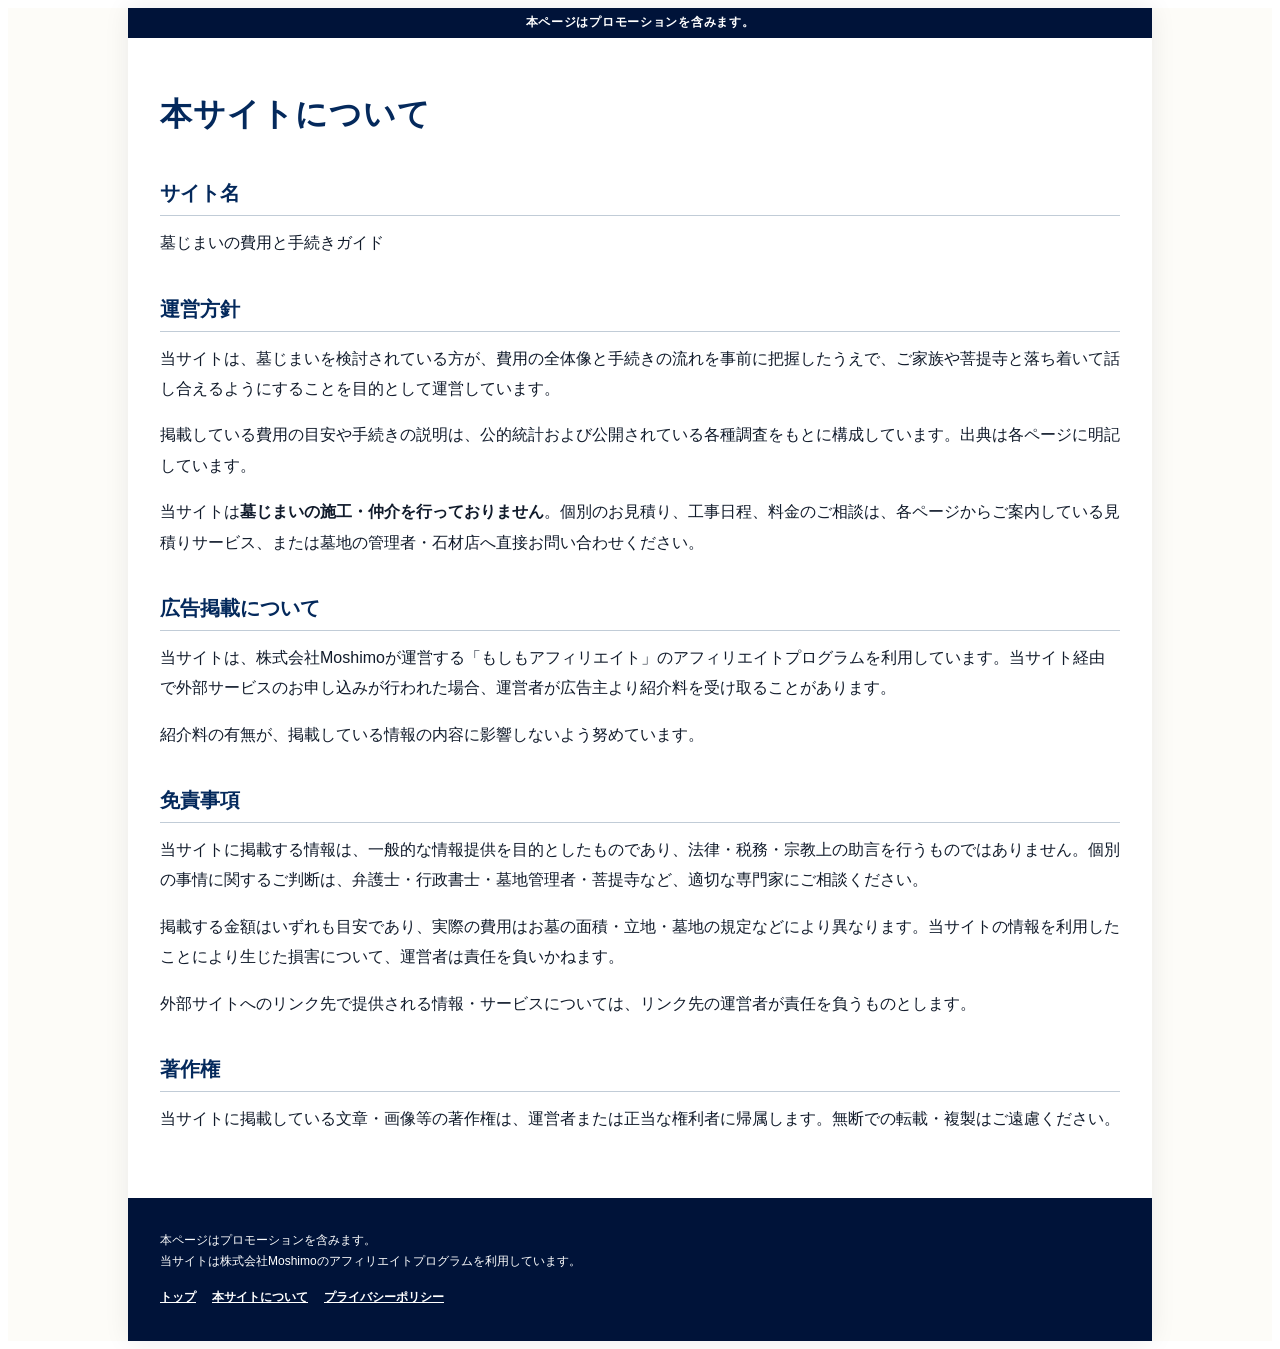
<file: about/index.html>
<!doctype html>
<html class="haka-html" lang="ja">
  <head>
    <link rel="stylesheet" href="/styles/haka-jimai.css" />
    <meta charset="utf-8" />
    <meta name="viewport" content="width=device-width, initial-scale=1" />
    <meta name="robots" content="noindex" />
    <title>本サイトについて｜墓じまいの費用と手続きガイド</title>
    <meta name="description" content="当サイトの運営方針、広告掲載、免責事項についてご案内します。" />
  </head>
  <body class="haka-body">
    <main class="haka-page">
      <div class="haka-shell">
        <p class="haka-promote">本ページはプロモーションを含みます。</p>
        <article class="doc-page">
          <h1>本サイトについて</h1>

          <h2>サイト名</h2>
          <p>墓じまいの費用と手続きガイド</p>

          <h2>運営方針</h2>
          <p>当サイトは、墓じまいを検討されている方が、費用の全体像と手続きの流れを事前に把握したうえで、ご家族や菩提寺と落ち着いて話し合えるようにすることを目的として運営しています。</p>
          <p>掲載している費用の目安や手続きの説明は、公的統計および公開されている各種調査をもとに構成しています。出典は各ページに明記しています。</p>
          <p>当サイトは<strong>墓じまいの施工・仲介を行っておりません</strong>。個別のお見積り、工事日程、料金のご相談は、各ページからご案内している見積りサービス、または墓地の管理者・石材店へ直接お問い合わせください。</p>

          <h2>広告掲載について</h2>
          <p>当サイトは、株式会社Moshimoが運営する「もしもアフィリエイト」のアフィリエイトプログラムを利用しています。当サイト経由で外部サービスのお申し込みが行われた場合、運営者が広告主より紹介料を受け取ることがあります。</p>
          <p>紹介料の有無が、掲載している情報の内容に影響しないよう努めています。</p>

          <h2>免責事項</h2>
          <p>当サイトに掲載する情報は、一般的な情報提供を目的としたものであり、法律・税務・宗教上の助言を行うものではありません。個別の事情に関するご判断は、弁護士・行政書士・墓地管理者・菩提寺など、適切な専門家にご相談ください。</p>
          <p>掲載する金額はいずれも目安であり、実際の費用はお墓の面積・立地・墓地の規定などにより異なります。当サイトの情報を利用したことにより生じた損害について、運営者は責任を負いかねます。</p>
          <p>外部サイトへのリンク先で提供される情報・サービスについては、リンク先の運営者が責任を負うものとします。</p>

          <h2>著作権</h2>
          <p>当サイトに掲載している文章・画像等の著作権は、運営者または正当な権利者に帰属します。無断での転載・複製はご遠慮ください。</p>
        </article>

        <footer class="footer">
          <p>本ページはプロモーションを含みます。<br />当サイトは株式会社Moshimoのアフィリエイトプログラムを利用しています。</p>
          <nav aria-label="フッターナビゲーション"><a href="/">トップ</a><a href="/about/">本サイトについて</a><a href="/privacy/">プライバシーポリシー</a></nav>
        </footer>
      </div>
    </main>
  </body>
</html>
</file>
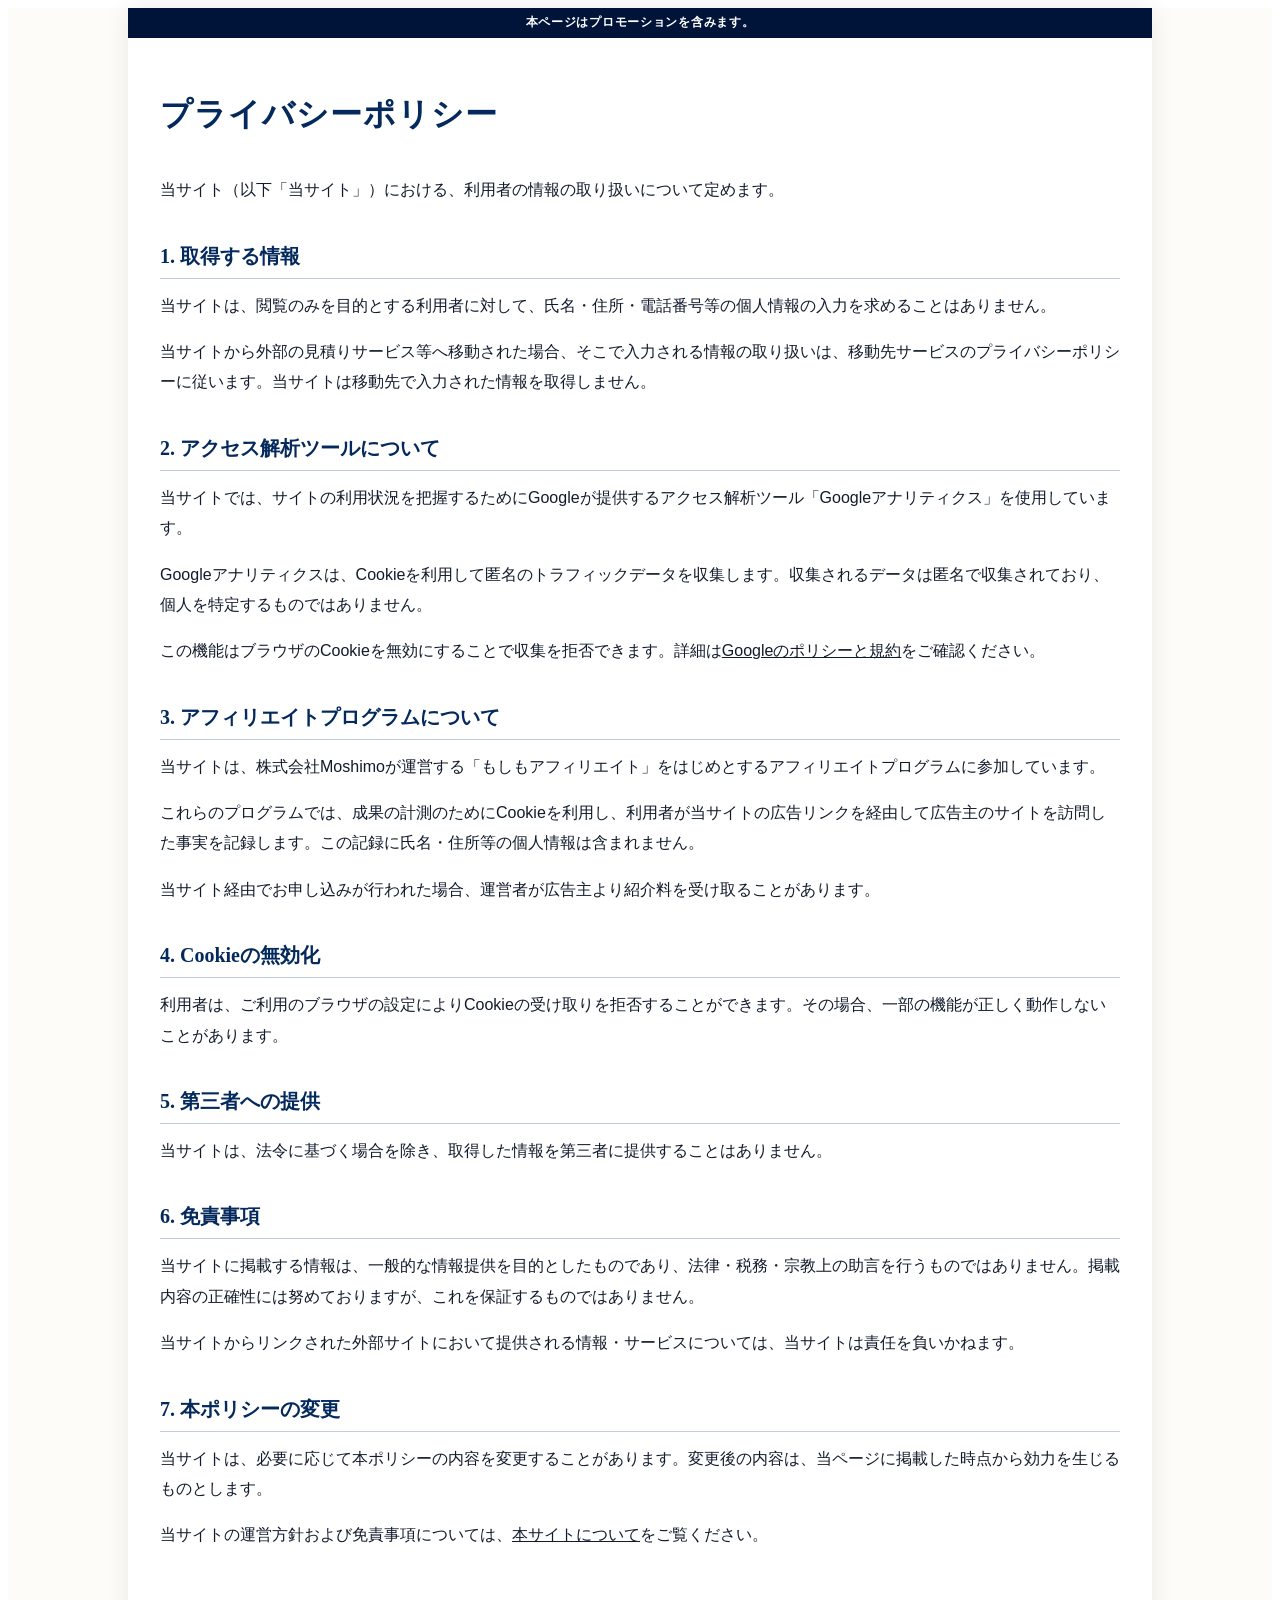
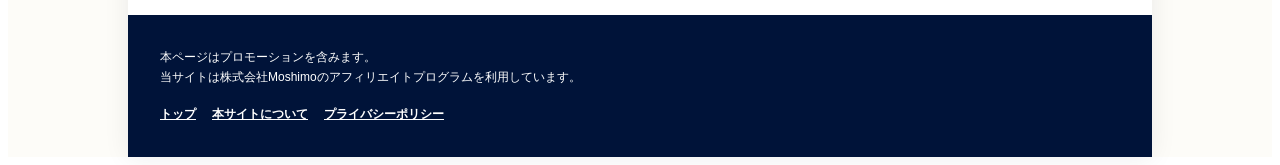
<file: privacy/index.html>
<!doctype html>
<html class="haka-html" lang="ja">
  <head>
    <link rel="stylesheet" href="/styles/haka-jimai.css" />
    <meta charset="utf-8" />
    <meta name="viewport" content="width=device-width, initial-scale=1" />
    <meta name="robots" content="noindex" />
    <title>プライバシーポリシー｜墓じまいの費用と手続きガイド</title>
    <meta name="description" content="当サイトにおける個人情報およびCookieの取り扱いについてご案内します。" />
  </head>
  <body class="haka-body">
    <main class="haka-page">
      <div class="haka-shell">
        <p class="haka-promote">本ページはプロモーションを含みます。</p>
        <article class="doc-page">
          <h1>プライバシーポリシー</h1>
          <p>当サイト（以下「当サイト」）における、利用者の情報の取り扱いについて定めます。</p>

          <h2>1. 取得する情報</h2>
          <p>当サイトは、閲覧のみを目的とする利用者に対して、氏名・住所・電話番号等の個人情報の入力を求めることはありません。</p>
          <p>当サイトから外部の見積りサービス等へ移動された場合、そこで入力される情報の取り扱いは、移動先サービスのプライバシーポリシーに従います。当サイトは移動先で入力された情報を取得しません。</p>

          <h2>2. アクセス解析ツールについて</h2>
          <p>当サイトでは、サイトの利用状況を把握するためにGoogleが提供するアクセス解析ツール「Googleアナリティクス」を使用しています。</p>
          <p>Googleアナリティクスは、Cookieを利用して匿名のトラフィックデータを収集します。収集されるデータは匿名で収集されており、個人を特定するものではありません。</p>
          <p>この機能はブラウザのCookieを無効にすることで収集を拒否できます。詳細は<a href="https://policies.google.com/technologies/partner-sites" rel="noopener" target="_blank">Googleのポリシーと規約</a>をご確認ください。</p>

          <h2>3. アフィリエイトプログラムについて</h2>
          <p>当サイトは、株式会社Moshimoが運営する「もしもアフィリエイト」をはじめとするアフィリエイトプログラムに参加しています。</p>
          <p>これらのプログラムでは、成果の計測のためにCookieを利用し、利用者が当サイトの広告リンクを経由して広告主のサイトを訪問した事実を記録します。この記録に氏名・住所等の個人情報は含まれません。</p>
          <p>当サイト経由でお申し込みが行われた場合、運営者が広告主より紹介料を受け取ることがあります。</p>

          <h2>4. Cookieの無効化</h2>
          <p>利用者は、ご利用のブラウザの設定によりCookieの受け取りを拒否することができます。その場合、一部の機能が正しく動作しないことがあります。</p>

          <h2>5. 第三者への提供</h2>
          <p>当サイトは、法令に基づく場合を除き、取得した情報を第三者に提供することはありません。</p>

          <h2>6. 免責事項</h2>
          <p>当サイトに掲載する情報は、一般的な情報提供を目的としたものであり、法律・税務・宗教上の助言を行うものではありません。掲載内容の正確性には努めておりますが、これを保証するものではありません。</p>
          <p>当サイトからリンクされた外部サイトにおいて提供される情報・サービスについては、当サイトは責任を負いかねます。</p>

          <h2>7. 本ポリシーの変更</h2>
          <p>当サイトは、必要に応じて本ポリシーの内容を変更することがあります。変更後の内容は、当ページに掲載した時点から効力を生じるものとします。</p>
          <p>当サイトの運営方針および免責事項については、<a href="/about/">本サイトについて</a>をご覧ください。</p>
        </article>

        <footer class="footer">
          <p>本ページはプロモーションを含みます。<br />当サイトは株式会社Moshimoのアフィリエイトプログラムを利用しています。</p>
          <nav aria-label="フッターナビゲーション"><a href="/">トップ</a><a href="/about/">本サイトについて</a><a href="/privacy/">プライバシーポリシー</a></nav>
        </footer>
      </div>
    </main>
  </body>
</html>
</file>
<file: styles/haka-jimai.css>
/* Hallmark · macrostructure: Long Document · tone: dignified and reassuring · anchor hue: ink navy
 * audience: families considering grave closure · use: request a no-obligation price estimate
 * theme: studied-DNA (source: user reference image) · enrichment: original generated stills
 * pre-emit critique: P5 H5 E4 S5 R4 V4
 */
@import "./haka-jimai-tokens.css";

.haka-html,
.haka-body {
  overflow-x: clip;
}

.haka-page {
  background: var(--haka-canvas);
  color: var(--haka-ink);
  font-family: var(--haka-font-body);
  font-size: var(--haka-text-base);
  line-height: 1.8;
}

.haka-page *,
.haka-page *::before,
.haka-page *::after { box-sizing: border-box; }

.haka-page img { display: block; max-width: 100%; }

.haka-page a:not(.cta) { color: inherit; }

.haka-page a:focus-visible {
  outline: var(--haka-rule-bold) solid var(--haka-focus);
  outline-offset: var(--haka-space-2xs);
}

.haka-shell {
  width: min(100%, 1024px);
  margin: 0 auto;
  background: var(--haka-paper);
  box-shadow: 0 0 var(--haka-space-lg) var(--haka-shadow-soft);
}

.haka-promote {
  margin: 0;
  padding: var(--haka-space-2xs) var(--haka-space-md);
  background: var(--haka-navy-deep);
  color: var(--haka-paper);
  font-size: var(--haka-text-xs);
  font-weight: 700;
  letter-spacing: 0.06em;
  text-align: center;
}

.hero {
  position: relative;
  min-height: 500px;
  isolation: isolate;
  overflow: hidden;
  border-bottom: var(--haka-rule-bold) solid var(--haka-navy);
}

.hero__image {
  position: absolute;
  inset: 0;
  z-index: -2;
  width: 100%;
  height: 100%;
  object-fit: cover;
  object-position: 66% center;
}

.hero::after {
  position: absolute;
  inset: 0;
  z-index: -1;
  background: linear-gradient(90deg, var(--haka-white-overlay) 0%, var(--haka-white-overlay) 48%, var(--haka-white-faint) 68%, var(--haka-white-clear) 100%);
  content: "";
}

.hero__content {
  width: min(100%, 700px);
  padding: var(--haka-space-2xl) var(--haka-space-xl) var(--haka-space-xl);
}

.hero__eyebrow {
  display: inline-flex;
  align-items: center;
  gap: var(--haka-space-xs);
  margin: 0 0 var(--haka-space-sm);
  color: var(--haka-navy);
  font-size: var(--haka-text-sm);
  font-weight: 800;
}

.hero__eyebrow::before {
  width: var(--haka-space-sm);
  height: var(--haka-space-sm);
  border-radius: var(--haka-radius-pill);
  background: var(--haka-gold-deep);
  content: "";
}

.hero h1,
.section__title,
.idea__quote,
.final-cta__title {
  min-width: 0;
  overflow-wrap: anywhere;
  font-family: var(--haka-font-display);
  font-style: normal;
}

.hero h1 {
  margin: 0;
  color: var(--haka-navy);
  font-size: clamp(var(--haka-text-2xl), 5vw, var(--haka-text-3xl));
  font-weight: 800;
  line-height: 1.35;
  letter-spacing: 0.03em;
}

.hero h1 strong {
  color: var(--haka-red);
  font-size: 1.42em;
  font-weight: 900;
  letter-spacing: 0;
}

/* 狭幅で「円。」だけが3行目に落ちるのを防ぐ、意図した改行 */
.hero__br-sp { display: none; }

.hero__lead {
  margin: var(--haka-space-md) 0 var(--haka-space-lg);
  font-size: var(--haka-text-lg);
  font-weight: 800;
  line-height: 1.65;
}

.cta {
  display: flex;
  width: fit-content;
  min-height: 56px;
  align-items: center;
  justify-content: center;
  padding: var(--haka-space-sm) var(--haka-space-lg);
  border: var(--haka-rule-thin) solid var(--haka-red-deep);
  border-radius: var(--haka-radius-md);
  background: linear-gradient(135deg, var(--haka-red), var(--haka-red-deep));
  box-shadow: 0 var(--haka-space-xs) 0 var(--haka-red-deep), 0 var(--haka-space-sm) var(--haka-space-md) var(--haka-shadow);
  color: var(--haka-paper);
  font-size: var(--haka-text-lg);
  font-weight: 800;
  line-height: 1.3;
  text-align: center;
  text-decoration: none;
  transition: transform var(--haka-dur-standard) var(--haka-ease-out), box-shadow var(--haka-dur-standard) var(--haka-ease-out), filter var(--haka-dur-fast) var(--haka-ease-out);
}

.haka-page .cta { color: var(--haka-paper); }

.cta:hover { filter: brightness(1.08); transform: translateY(-2px); }
.cta:active { box-shadow: 0 var(--haka-space-2xs) 0 var(--haka-red-deep); transform: translateY(var(--haka-space-2xs)); }
.cta[aria-disabled="true"] { cursor: not-allowed; filter: grayscale(1); opacity: 0.55; pointer-events: none; }
.cta::before { width: 0; height: 0; margin-right: var(--haka-space-xs); border-top: var(--haka-space-xs) solid var(--haka-white-clear); border-bottom: var(--haka-space-xs) solid var(--haka-white-clear); border-left: var(--haka-space-sm) solid var(--haka-paper); content: ""; }

.cta--large {
  width: 100%;
  min-height: 68px;
  font-size: var(--haka-text-lg);
  white-space: normal;
}

.cta-note {
  display: block;
  margin-top: var(--haka-space-sm);
  color: var(--haka-ink-soft);
  font-size: var(--haka-text-sm);
  font-weight: 700;
}

.trust-row {
  display: grid;
  grid-template-columns: repeat(3, minmax(0, 1fr));
  margin-top: var(--haka-space-xl);
  overflow: hidden;
  border: var(--haka-rule-bold) solid var(--haka-navy);
  border-radius: var(--haka-radius-md);
  background: var(--haka-navy);
  color: var(--haka-paper);
}

.trust-row__item {
  display: flex;
  min-height: 62px;
  align-items: center;
  justify-content: center;
  padding: var(--haka-space-xs);
  border-right: var(--haka-rule-thin) solid var(--haka-gold-deep);
  font-size: var(--haka-text-sm);
  font-weight: 800;
  line-height: 1.35;
  text-align: center;
}

.trust-row__item:last-child { border-right: 0; }
.trust-row__item::before { width: var(--haka-space-xs); height: var(--haka-space-xs); margin-right: var(--haka-space-sm); background: var(--haka-gold); content: ""; transform: rotate(45deg); }

.section {
  position: relative;
  padding: var(--haka-space-2xl) var(--haka-space-xl);
  border-bottom: var(--haka-rule-thin) solid var(--haka-rule);
}

.section--pale { background: var(--haka-blue-pale); }

.section__head {
  display: flex;
  align-items: flex-start;
  margin-bottom: var(--haka-space-lg);
}

.section__title {
  margin: 0;
  color: var(--haka-navy);
  font-size: clamp(var(--haka-text-xl), 3.4vw, var(--haka-text-2xl));
  font-weight: 800;
  line-height: 1.5;
  letter-spacing: 0.03em;
}

.section__lead {
  margin: 0 0 var(--haka-space-lg);
  color: var(--haka-ink-soft);
  font-weight: 700;
}

.section p { margin: 0 0 var(--haka-space-md); }
.emphasis { color: var(--haka-red); font-weight: 800; }
.small-source { display: block; color: var(--haka-ink-soft); font-size: var(--haka-text-xs); line-height: 1.6; }

.comfort-grid {
  display: grid;
  grid-template-columns: minmax(0, 1.05fr) minmax(0, 0.95fr);
  gap: var(--haka-space-xl);
  align-items: center;
}

.comfort-grid__image {
  border: var(--haka-rule-thin) solid var(--haka-rule);
  border-radius: var(--haka-radius-lg);
  box-shadow: 0 var(--haka-space-md) var(--haka-space-xl) var(--haka-shadow-soft);
}

.cost-grid {
  display: grid;
  grid-template-columns: repeat(5, minmax(0, 1fr));
  gap: var(--haka-space-xs);
}

.cost-card {
  display: flex;
  min-width: 0;
  flex-direction: column;
  padding: var(--haka-space-md);
  border: var(--haka-rule-thin) solid var(--haka-rule);
  border-radius: var(--haka-radius-md);
  background: var(--haka-paper);
}

.cost-card__num {
  color: var(--haka-blue);
  font-family: var(--haka-font-display);
  font-weight: 800;
}

.cost-card h3 { margin: var(--haka-space-2xs) 0 var(--haka-space-xs); color: var(--haka-navy); font-size: var(--haka-text-base); line-height: 1.5; }
.cost-card p { margin: 0; color: var(--haka-ink-soft); font-size: var(--haka-text-sm); line-height: 1.65; }
.cost-card__price { display: block; margin-bottom: var(--haka-space-xs); color: var(--haka-red); font-weight: 800; }
.cost-card__image { width: 100%; height: 112px; margin-top: auto; object-fit: contain; object-position: center bottom; }

.memorial-table { width: 100%; margin-top: var(--haka-space-sm); border-collapse: collapse; color: var(--haka-ink-soft); font-size: var(--haka-text-sm); }
.memorial-table th, .memorial-table td { padding: var(--haka-space-2xs); border: var(--haka-rule-thin) solid var(--haka-rule); text-align: left; }
.memorial-table th { background: var(--haka-blue-pale); color: var(--haka-navy); }

.alert-box {
  margin-top: var(--haka-space-xl);
  padding: var(--haka-space-md) var(--haka-space-lg);
  border: var(--haka-rule-thin) solid var(--haka-gold-deep);
  border-radius: var(--haka-radius-md);
  background: var(--haka-gold-pale);
  color: var(--haka-ink);
  font-weight: 800;
  line-height: 1.6;
}

.compare {
  display: grid;
  grid-template-columns: minmax(0, 1.05fr) minmax(0, 0.95fr);
  gap: var(--haka-space-xl);
  align-items: center;
}

.compare__photo { overflow: hidden; border-radius: var(--haka-radius-lg); box-shadow: 0 var(--haka-space-md) var(--haka-space-xl) var(--haka-shadow); }
.compare__photo img { width: 100%; aspect-ratio: 3 / 2; object-fit: cover; }

.reason-flow { display: flex; flex-wrap: wrap; gap: var(--haka-space-xs); align-items: stretch; margin: var(--haka-space-lg) 0; }
.reason-flow__item { flex: 1 1 120px; padding: var(--haka-space-sm); border: var(--haka-rule-thin) solid var(--haka-rule-strong); border-radius: var(--haka-radius-sm); background: var(--haka-paper); color: var(--haka-navy); font-size: var(--haka-text-sm); font-weight: 800; line-height: 1.45; text-align: center; }
.reason-flow__operator { align-self: center; color: var(--haka-red); font-size: var(--haka-text-lg); font-weight: 900; }

.assurance-layout { display: grid; grid-template-columns: minmax(0, 1fr) minmax(160px, 0.32fr); gap: var(--haka-space-lg); align-items: end; }
.assurance-grid { display: grid; grid-template-columns: repeat(3, minmax(0, 1fr)); gap: var(--haka-space-md); }
.assurance { padding: var(--haka-space-lg); border: var(--haka-rule-thin) solid var(--haka-rule-strong); border-radius: var(--haka-radius-md); background: var(--haka-paper); }
.assurance__icon { display: block; width: 64px; height: 64px; margin: 0 auto var(--haka-space-md); background-image: url('../haka-jimai/images/assurance-icons.png'); background-repeat: no-repeat; background-size: 300% 300%; }
.assurance__icon--shield { background-position: 0 center; }
.assurance__icon--phone { background-position: 50% center; }
.assurance__icon--support { background-position: 100% center; }
.assurance h3 { margin: 0 0 var(--haka-space-xs); color: var(--haka-navy); font-size: var(--haka-text-lg); line-height: 1.5; }
.assurance p { margin: 0; color: var(--haka-ink-soft); font-size: var(--haka-text-sm); line-height: 1.7; }
.assurance-layout__senior { width: 100%; max-height: 280px; object-fit: contain; object-position: center bottom; }

.idea { padding: var(--haka-space-2xl) var(--haka-space-xl); background: var(--haka-navy-deep); color: var(--haka-paper); }
.idea .section__title { color: var(--haka-gold); }
.idea-grid { display: grid; grid-template-columns: minmax(0, 0.9fr) minmax(0, 1.1fr); gap: var(--haka-space-xl); align-items: center; }
.idea-grid img { width: 100%; border-radius: var(--haka-radius-md); }
.idea__quote { margin: var(--haka-space-md) 0; padding: var(--haka-space-lg); border: var(--haka-rule-thin) solid var(--haka-gold); background: var(--haka-paper); color: var(--haka-ink); font-size: var(--haka-text-xl); font-weight: 800; line-height: 1.6; text-align: center; }
.idea .cta-note { color: var(--haka-paper); }

.steps { display: grid; grid-template-columns: repeat(5, minmax(0, 1fr)); gap: var(--haka-space-xs); counter-reset: steps; }
.step { position: relative; display: flex; min-height: 176px; flex-direction: column; padding: var(--haka-space-lg) var(--haka-space-sm); border: var(--haka-rule-thin) solid var(--haka-rule-strong); border-radius: var(--haka-radius-md); background: var(--haka-paper); }
.step::before { display: block; margin: calc(var(--haka-space-lg) * -1) calc(var(--haka-space-sm) * -1) var(--haka-space-md); padding: var(--haka-space-xs); border-radius: var(--haka-radius-md) var(--haka-radius-md) 0 0; background: var(--haka-navy); color: var(--haka-paper); content: "STEP " counter(steps); counter-increment: steps; font-size: var(--haka-text-xs); font-weight: 800; letter-spacing: 0.04em; text-align: center; }
.step h3 { margin: 0 0 var(--haka-space-xs); color: var(--haka-navy); font-size: var(--haka-text-base); line-height: 1.5; }
.step p { margin: 0; color: var(--haka-ink-soft); font-size: var(--haka-text-sm); line-height: 1.65; }
.steps-note { margin: var(--haka-space-lg) 0 0; padding: var(--haka-space-md); border-radius: var(--haka-radius-md); background: var(--haka-gold-pale); color: var(--haka-navy); font-size: var(--haka-text-base); font-weight: 800; line-height: 1.7; text-align: center; }
.steps-note strong { color: var(--haka-red); }

/* STEP 0 — 「石材店はSTEP 5」で読者が自分を止めるのを防ぐ導入枠 */
.step-zero {
  display: grid;
  grid-template-columns: auto minmax(0, 1fr);
  gap: var(--haka-space-lg);
  align-items: center;
  margin-bottom: var(--haka-space-lg);
  padding: var(--haka-space-lg);
  border: var(--haka-rule-bold) solid var(--haka-gold-deep);
  border-radius: var(--haka-radius-md);
  background: var(--haka-gold-pale);
}

.step-zero__badge {
  display: grid;
  min-width: 92px;
  padding: var(--haka-space-sm) var(--haka-space-md);
  place-items: center;
  border-radius: var(--haka-radius-sm);
  background: var(--haka-red);
  color: var(--haka-paper);
  font-family: var(--haka-font-display);
  font-size: var(--haka-text-lg);
  font-weight: 800;
  letter-spacing: 0.04em;
}

.step-zero__body h3 { margin: 0 0 var(--haka-space-xs); color: var(--haka-navy); font-size: var(--haka-text-lg); line-height: 1.5; }
.step-zero__body p { margin: 0; color: var(--haka-ink); font-size: var(--haka-text-sm); line-height: 1.75; }

/* 状況チェックリスト — 読者が「これは自分の話だ」と気づくための入口 */
.status-check {
  margin-bottom: var(--haka-space-xl);
  padding: var(--haka-space-lg);
  border-left: var(--haka-rule-bold) solid var(--haka-navy);
  border-radius: 0 var(--haka-radius-md) var(--haka-radius-md) 0;
  background: var(--haka-blue-pale);
}

.status-check__title { margin: 0 0 var(--haka-space-sm); color: var(--haka-navy); font-family: var(--haka-font-display); font-size: var(--haka-text-lg); font-weight: 800; }
.status-check__list { margin: 0; padding: 0; list-style: none; }
.status-check__list li { position: relative; padding-left: 1.9em; color: var(--haka-ink); font-weight: 700; line-height: 1.9; }
.status-check__list li::before { position: absolute; left: 0; color: var(--haka-gold-deep); content: "☑"; font-size: 1.15em; }

/* 家族・お寺への切り出し方 */
.talk-grid { display: grid; grid-template-columns: repeat(2, minmax(0, 1fr)); gap: var(--haka-space-lg); margin: var(--haka-space-lg) 0 var(--haka-space-md); align-items: start; }
.talk { padding: var(--haka-space-lg); border: var(--haka-rule-thin) solid var(--haka-rule-strong); border-radius: var(--haka-radius-md); background: var(--haka-paper); }
.talk h3 { margin: 0 0 var(--haka-space-sm); padding-bottom: var(--haka-space-xs); border-bottom: var(--haka-rule-thin) solid var(--haka-rule); color: var(--haka-navy); font-family: var(--haka-font-display); font-size: var(--haka-text-lg); }
.talk p { margin: 0 0 var(--haka-space-sm); font-size: var(--haka-text-sm); line-height: 1.8; }

.script-box {
  margin: var(--haka-space-md) 0;
  padding: var(--haka-space-lg);
  border: var(--haka-rule-thin) solid var(--haka-navy);
  border-radius: var(--haka-radius-md);
  background: var(--haka-navy-deep);
  color: var(--haka-paper);
  font-family: var(--haka-font-display);
  font-size: var(--haka-text-base);
  font-weight: 600;
  line-height: 1.9;
}

.script-note { margin: 0; padding-left: 1.2em; color: var(--haka-ink-soft); font-size: var(--haka-text-sm); line-height: 1.8; }
.script-note li { margin-bottom: var(--haka-space-2xs); }
.script-note strong { color: var(--haka-red); }

/* 放置した場合の行き先 */
.section--grave { background: var(--haka-red-pale); }
.fate-flow { display: flex; flex-wrap: wrap; gap: var(--haka-space-xs); align-items: stretch; margin: 0 0 var(--haka-space-lg); }
.fate-flow__item { flex: 1 1 130px; padding: var(--haka-space-sm); border: var(--haka-rule-thin) solid var(--haka-rule-strong); border-radius: var(--haka-radius-sm); background: var(--haka-paper); color: var(--haka-navy); font-size: var(--haka-text-sm); font-weight: 800; line-height: 1.5; text-align: center; }
.fate-flow__item--end { border-color: var(--haka-red-deep); background: var(--haka-red); color: var(--haka-paper); }
.fate-flow__arrow { align-self: center; color: var(--haka-red); font-weight: 900; }

/* 遠方でも進められる */
.remote-grid { display: grid; grid-template-columns: minmax(0, 1.15fr) minmax(0, 0.85fr); gap: var(--haka-space-xl); align-items: center; }
.remote-grid__image { width: 100%; max-height: 260px; object-fit: contain; }
.remote-list { margin: 0 0 var(--haka-space-md); padding: var(--haka-space-md) var(--haka-space-lg); border-radius: var(--haka-radius-md); background: var(--haka-paper); list-style: none; }
.remote-list li { position: relative; padding-left: 1.5em; line-height: 1.9; }
.remote-list li::before { position: absolute; left: 0; color: var(--haka-green); content: "✓"; font-weight: 900; }

/* 最終CTA */
.final-assure { margin: 0 0 var(--haka-space-md); padding: var(--haka-space-md) var(--haka-space-lg); border-radius: var(--haka-radius-md); background: var(--haka-paper); list-style: none; }
.final-assure li { position: relative; padding-left: 1.6em; color: var(--haka-navy); font-weight: 800; line-height: 1.9; }
.final-assure li::before { position: absolute; left: 0; color: var(--haka-green); content: "✓"; font-weight: 900; }
.final-guide { margin-top: var(--haka-space-md); padding: var(--haka-space-md); border: var(--haka-rule-thin) solid var(--haka-rule-strong); border-radius: var(--haka-radius-md); background: var(--haka-paper); color: var(--haka-ink-soft); font-size: var(--haka-text-sm); line-height: 1.7; }
.final-guide strong { color: var(--haka-navy); }

.faq-grid { display: grid; grid-template-columns: repeat(3, minmax(0, 1fr)); gap: var(--haka-space-sm); }
.faq { padding: var(--haka-space-md); border: var(--haka-rule-thin) solid var(--haka-rule); border-radius: var(--haka-radius-md); background: var(--haka-paper); }
.faq h3 { margin: 0 0 var(--haka-space-sm); color: var(--haka-navy); font-size: var(--haka-text-base); line-height: 1.6; }
.faq h3::before { display: inline-grid; width: 1.35em; height: 1.35em; margin-right: var(--haka-space-xs); place-items: center; border-radius: var(--haka-radius-pill); background: var(--haka-navy); color: var(--haka-paper); content: "Q"; font-family: var(--haka-font-body); font-size: var(--haka-text-sm); }
.faq p { margin: 0; color: var(--haka-ink-soft); font-size: var(--haka-text-sm); line-height: 1.7; }

.final-cta { padding: var(--haka-space-lg) var(--haka-space-xl); background: var(--haka-blue-pale); }
.final-cta__title { margin: 0 0 var(--haka-space-2xs); color: var(--haka-navy); font-size: clamp(var(--haka-text-lg), 2.4vw, 1.75rem); font-weight: 800; line-height: 1.35; text-align: center; }
.final-cta__lead { margin: 0 auto var(--haka-space-md); color: var(--haka-ink-soft); font-size: var(--haka-text-sm); font-weight: 700; text-align: center; }
.final-grid { display: grid; grid-template-columns: minmax(0, 1fr) minmax(0, 1fr); gap: var(--haka-space-xl); align-items: center; }
.form-guide { margin: 0; overflow: hidden; border: var(--haka-rule-thin) solid var(--haka-rule-strong); border-radius: var(--haka-radius-md); background: var(--haka-paper); box-shadow: 0 var(--haka-space-md) var(--haka-space-xl) var(--haka-shadow-soft); }
.form-guide__image { width: 100%; aspect-ratio: 3 / 2; object-fit: contain; object-position: center; }
/* 成果地点はフォーム送信。携帯番号の入力理由を、読者がその欄を見る位置で説明する */
.form-guide__note { padding: var(--haka-space-md) var(--haka-space-lg) var(--haka-space-lg); border-top: var(--haka-rule-thin) solid var(--haka-rule); color: var(--haka-ink-soft); font-size: var(--haka-text-sm); line-height: 1.75; }
.form-guide__note strong { color: var(--haka-navy); }

/* 運営者情報・プライバシーポリシー・お問い合わせ用の文書ページ */
.doc-page { padding: var(--haka-space-2xl) var(--haka-space-xl); }
.doc-page h1 { margin: 0 0 var(--haka-space-xl); color: var(--haka-navy); font-family: var(--haka-font-display); font-size: clamp(var(--haka-text-xl), 3.4vw, var(--haka-text-2xl)); font-weight: 800; letter-spacing: 0.03em; }
.doc-page h2 { margin: var(--haka-space-xl) 0 var(--haka-space-sm); padding-bottom: var(--haka-space-2xs); border-bottom: var(--haka-rule-thin) solid var(--haka-rule); color: var(--haka-navy); font-family: var(--haka-font-display); font-size: var(--haka-text-lg); font-weight: 800; }
.doc-page p { margin: 0 0 var(--haka-space-md); line-height: 1.9; }
.doc-page ul { margin: 0 0 var(--haka-space-md); padding-left: 1.4em; }
.doc-page li { margin-bottom: var(--haka-space-xs); line-height: 1.9; }
.doc-page a { color: var(--haka-blue); text-decoration: underline; }

.footer { padding: var(--haka-space-xl); background: var(--haka-navy-deep); color: var(--haka-paper); }
.footer p { margin: 0 0 var(--haka-space-sm); font-size: var(--haka-text-xs); line-height: 1.7; }
.footer nav { display: flex; flex-wrap: wrap; gap: var(--haka-space-md); margin-top: var(--haka-space-md); }
.footer a { color: var(--haka-paper); font-size: var(--haka-text-xs); font-weight: 700; }

@media (max-width: 800px) {
  .hero { min-height: 510px; }
  .hero__content { padding: var(--haka-space-xl) var(--haka-space-md) var(--haka-space-lg); }
  .hero::after { background: linear-gradient(180deg, var(--haka-white-overlay) 0%, var(--haka-white-overlay) 50%, var(--haka-white-light) 100%); }
  .hero__image { object-position: 72% center; }
  .section, .idea, .final-cta, .doc-page { padding: var(--haka-space-xl) var(--haka-space-md); }
  .comfort-grid, .compare, .idea-grid, .final-grid, .assurance-layout, .talk-grid, .remote-grid { grid-template-columns: minmax(0, 1fr); }
  .comfort-grid__image { order: -1; }
  .remote-grid__image { max-height: 200px; }
  .step-zero { grid-template-columns: minmax(0, 1fr); gap: var(--haka-space-md); }
  .step-zero__badge { justify-self: start; }
  .cost-grid { grid-template-columns: repeat(2, minmax(0, 1fr)); }
  .cost-card:last-child { grid-column: 1 / -1; }
  .cost-card__image { height: 120px; }
  .assurance-layout__senior { width: min(100%, 180px); justify-self: center; }
  .steps { grid-template-columns: minmax(0, 1fr); gap: var(--haka-space-sm); }
  .step { padding: var(--haka-space-md); }
  .step::before { margin: calc(var(--haka-space-md) * -1) calc(var(--haka-space-md) * -1) var(--haka-space-sm); }
  .faq-grid { grid-template-columns: minmax(0, 1fr); }
}

@media (max-width: 520px) {
  .hero { min-height: 560px; }
  .hero__lead { font-size: var(--haka-text-base); }
  /* 50〜70代が主読者。1行に収めるための縮小より、2行でも読める大きさを優先する */
  .cta { width: 100%; padding: var(--haka-space-sm) var(--haka-space-md); font-size: var(--haka-text-base); white-space: normal; }
  .cta--large { font-size: var(--haka-text-base); }
  .hero__br-sp { display: inline; }
  .fate-flow { display: grid; grid-template-columns: minmax(0, 1fr); }
  .fate-flow__arrow { display: none; }
  .trust-row { grid-template-columns: minmax(0, 1fr); }
  .trust-row__item { min-height: 42px; border-right: 0; border-bottom: var(--haka-rule-thin) solid var(--haka-gold-deep); }
  .trust-row__item:last-child { border-bottom: 0; }
  .cost-grid, .assurance-grid { grid-template-columns: minmax(0, 1fr); }
  .cost-card:last-child { grid-column: auto; }
  .cost-card__image { height: 96px; }
  /* 縦積みでは本文幅を確保したいので、横並びにはせずアイコンと余白だけ詰める */
  .assurance { padding: var(--haka-space-md); }
  .assurance__icon { width: 44px; height: 44px; margin-bottom: var(--haka-space-sm); }
  .assurance h3 { font-size: var(--haka-text-base); }
  .reason-flow { display: grid; grid-template-columns: minmax(0, 1fr); }
  .reason-flow__operator { display: none; }
  .idea__quote { font-size: var(--haka-text-lg); }
}

@media (prefers-reduced-motion: reduce) {
  .cta { transition-duration: 0ms; }
}
</file>
